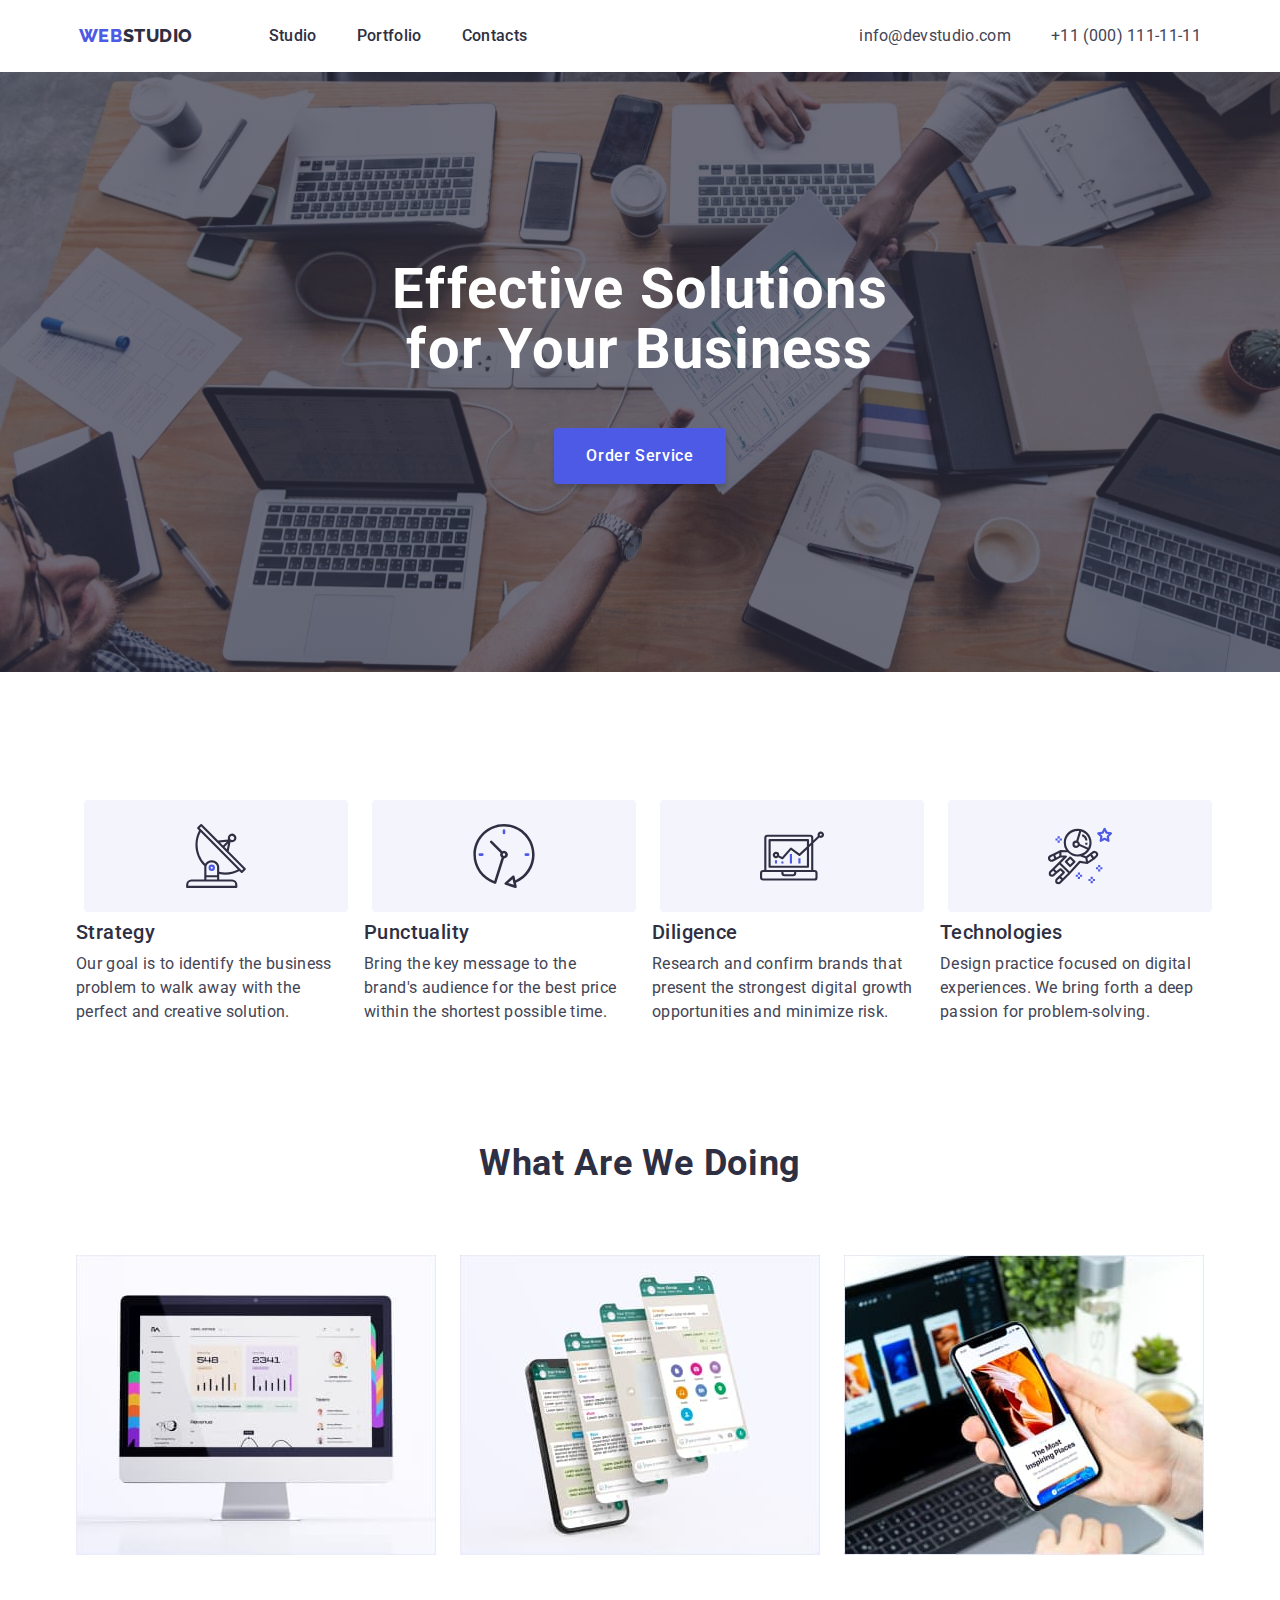
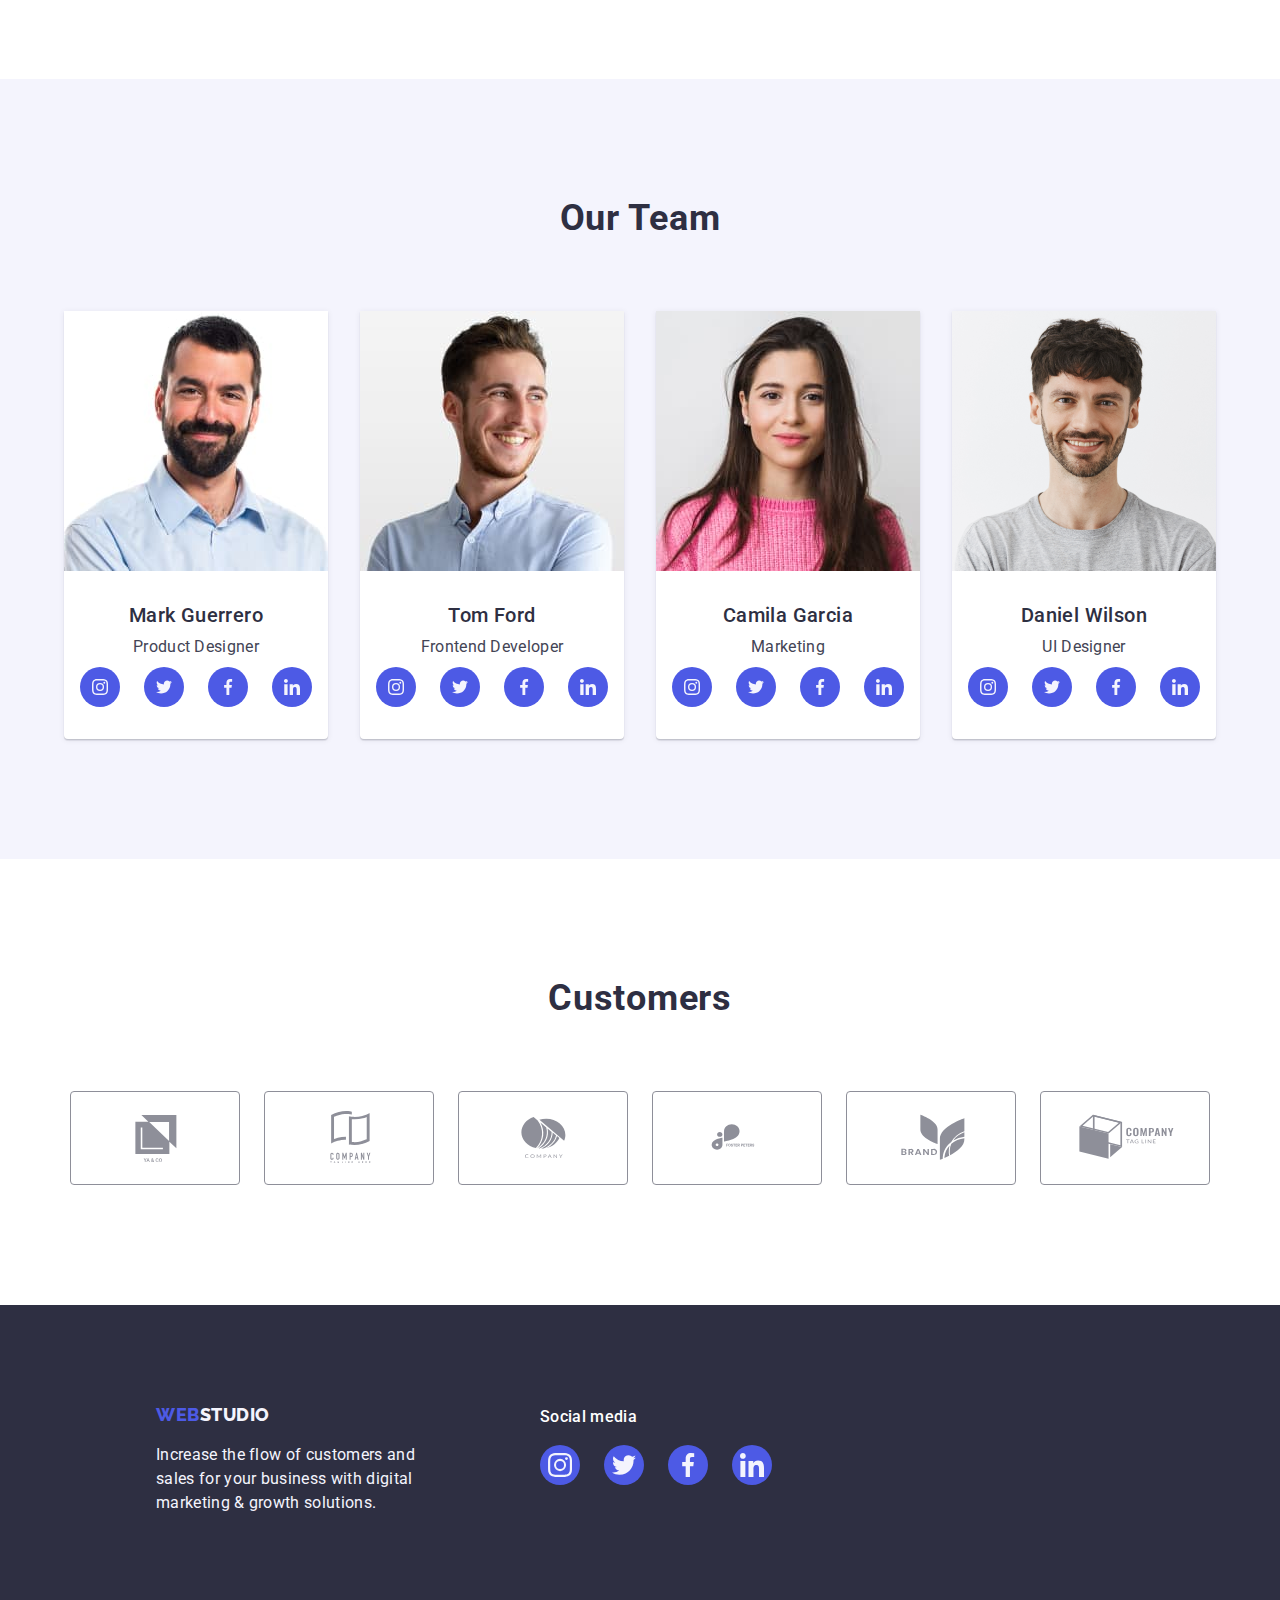
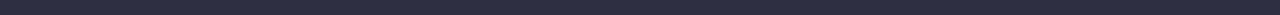
<file: index.html>
<!DOCTYPE html>
<html lang="en">
  <!-- Properties -->
  <head>
    <meta charset="UTF-8" />
    <meta name="viewport" content="width=device-width, initial-scale=1.0" />
    <link rel="stylesheet" href="./CSS/index.css" />
    <link rel="preconnect" href="https://fonts.googleapis.com" />
    <link rel="preconnect" href="https://fonts.gstatic.com" crossorigin />
    <link
      href="https://fonts.googleapis.com/css2?family=Raleway:wght@800&family=Roboto:wght@400;500;700&display=swap"
      rel="stylesheet"
    />
    <title>Document</title>
  </head>
  <!-- Design -->
  <body>
    <!-- Header -->
    <header class="header section">
      <a class="logo" href="/index.html"><span>WEB</span>STUDIO</a>
      <nav class="navigation">
        <a href="./index.html">Studio</a>
        <a href="./portfolio.html">Portfolio</a>
        <a href="#">Contacts</a>
      </nav>
      <div class="contact">
        <a href="mailto:info@devstudio.com">info@devstudio.com</a>
        <a href="tel:+11(000)111-11-11">+11 (000) 111-11-11</a>
      </div>
    </header>
    <!-- Main -->
    <main class="main section">
      <!-- Hero -->
      <section class="hero section">
        <h1>Effective Solutions for Your Business</h1>
        <button>Order Service</button>
      </section>
      <!-- About-->
      <section class="about section">
        <ul>
          <li>
            <div>
              <svg class="about-svg">
                <use href="./images/symbol-defs.svg#icon-antenna"></use>
              </svg>
            </div>
            <p>Strategy</p>
            <p>
              Our goal is to identify the business problem to walk away with the
              perfect and creative solution.
            </p>
          </li>

          <li>
            <div>
              <svg class="about-svg">
                <use href="./images/symbol-defs.svg#icon-clock"></use>
              </svg>
            </div>
            <p>Punctuality</p>
            <p>
              Bring the key message to the brand's audience for the best price
              within the shortest possible time.
            </p>
          </li>
          <li>
            <div>
              <svg class="about-svg">
                <use href="./images/symbol-defs.svg#icon-diagram"></use>
              </svg>
            </div>
            <p>Diligence</p>
            <p>
              Research and confirm brands that present the strongest digital
              growth opportunities and minimize risk.
            </p>
          </li>
          <li>
            <div>
              <svg class="about-svg">
                <use href="./images/symbol-defs.svg#icon-astronaut"></use>
              </svg>
            </div>
            <p>Technologies</p>
            <p>
              Design practice focused on digital experiences. We bring forth a
              deep passion for problem-solving.
            </p>
          </li>
        </ul>
      </section>
      <!--Services  -->
      <section class="services section">
        <h2>What are we doing</h2>
        <ul>
          <li><img src="./images/Computer.jpg" alt="Computer" /></li>
          <li><img src="./images/Mobil.jpg" alt="Mobil" /></li>
          <li><img src="./images/Notebook.jpg" alt="Notebook" /></li>
        </ul>
      </section>
      <!-- Team -->
      <section class="team section">
        <h2>Our Team</h2>
        <ul class="team-foto">
          <li class="team-network">
            <img src="./images/ProductDesigner.jpg" alt="Product Designer" />
            <div class="text-list">
              <h3>Mark Guerrero</h3>
              <p>Product Designer</p>
              <ul class="social-network">
                <li class="social-list">
                  <a
                    href="https://www.instagram.com"
                    target="_blank"
                    class="social-size"
                  >
                    <svg class="team-svg">
                      <use href="./images/symbol-defs.svg#icon-instagram"></use>
                    </svg>
                  </a>
                </li>
                <li class="social-list">
                  <a
                    href="https://twitter.com/"
                    target="_blank"
                    class="social-size"
                  >
                    <svg class="team-svg">
                      <use href="./images/symbol-defs.svg#icon-twitter"></use>
                    </svg>
                  </a>
                </li>
                <li class="social-list">
                  <a
                    href="https://facebook.com/"
                    target="_blank"
                    class="social-size"
                  >
                    <svg class="team-svg">
                      <use href="./images/symbol-defs.svg#icon-facebook"></use>
                    </svg>
                  </a>
                </li>
                <li class="social-list">
                  <a
                    href="https://www.linkedin.com/?original_referer=https%3A%2F%2Fwww.google.com%2F"
                    target="_blank"
                    class="social-size"
                  >
                    <svg class="team-svg">
                      <use href="./images/symbol-defs.svg#icon-linkedin"></use>
                    </svg>
                  </a>
                </li>
              </ul>
            </div>
          </li>
          <li class="team-network">
            <img
              src="./images/FrontendDeveloper.jpg"
              alt="Frontend Developer"
            />
            <div class="text-list">
              <h3>Tom Ford</h3>
              <p>Frontend Developer</p>
              <ul class="social-network">
                <li class="social-list">
                  <a
                    href="https://www.instagram.com"
                    target="_blank"
                    class="social-size"
                  >
                    <svg class="team-svg">
                      <use href="./images/symbol-defs.svg#icon-instagram"></use>
                    </svg>
                  </a>
                </li>
                <li class="social-list">
                  <a
                    href="https://twitter.com/"
                    target="_blank"
                    class="social-size"
                  >
                    <svg class="team-svg">
                      <use href="./images/symbol-defs.svg#icon-twitter"></use>
                    </svg>
                  </a>
                </li>
                <li class="social-list">
                  <a
                    href="https://facebook.com/"
                    target="_blank"
                    class="social-size"
                  >
                    <svg class="team-svg">
                      <use href="./images/symbol-defs.svg#icon-facebook"></use>
                    </svg>
                  </a>
                </li>
                <li class="social-list">
                  <a
                    href="https://www.linkedin.com/?original_referer=https%3A%2F%2Fwww.google.com%2F"
                    target="_blank"
                    class="social-size"
                  >
                    <svg class="team-svg">
                      <use href="./images/symbol-defs.svg#icon-linkedin"></use>
                    </svg>
                  </a>
                </li>
              </ul>
            </div>
          </li>
          <li class="team-network">
            <img src="./images/Marketing.jpg" alt="Marketing" />
            <div class="text-list">
              <h3>Camila Garcia</h3>
              <p>Marketing</p>
              <ul class="social-network">
                <li class="social-list">
                  <a
                    href="https://www.instagram.com"
                    target="_blank"
                    class="social-size"
                  >
                    <svg class="team-svg">
                      <use href="./images/symbol-defs.svg#icon-instagram"></use>
                    </svg>
                  </a>
                </li>
                <li class="social-list">
                  <a
                    href="https://twitter.com/"
                    target="_blank"
                    class="social-size"
                  >
                    <svg class="team-svg">
                      <use href="./images/symbol-defs.svg#icon-twitter"></use>
                    </svg>
                  </a>
                </li>
                <li class="social-list">
                  <a
                    href="https://facebook.com/"
                    target="_blank"
                    class="social-size"
                  >
                    <svg class="team-svg">
                      <use href="./images/symbol-defs.svg#icon-facebook"></use>
                    </svg>
                  </a>
                </li>
                <li class="social-list">
                  <a
                    href="https://www.linkedin.com/?original_referer=https%3A%2F%2Fwww.google.com%2F"
                    target="_blank"
                    class="social-size"
                  >
                    <svg class="team-svg">
                      <use href="./images/symbol-defs.svg#icon-linkedin"></use>
                    </svg>
                  </a>
                </li>
              </ul>
            </div>
          </li>
          <li class="team-network">
            <img
              src="./images/UIDesigner.png"
              alt="UI Designer"
              class="team-foto"
            />
            <div class="text-list">
              <h3>Daniel Wilson</h3>
              <p>UI Designer</p>
              <ul class="social-network">
                <li class="social-list">
                  <a
                    href="https://www.instagram.com"
                    target="_blank"
                    class="social-size"
                  >
                    <svg class="team-svg">
                      <use href="./images/symbol-defs.svg#icon-instagram"></use>
                    </svg>
                  </a>
                </li>
                <li class="social-list">
                  <a
                    href="https://twitter.com/"
                    target="_blank"
                    class="social-size"
                  >
                    <svg class="team-svg">
                      <use href="./images/symbol-defs.svg#icon-twitter"></use>
                    </svg>
                  </a>
                </li>
                <li class="social-list">
                  <a
                    href="https://facebook.com/"
                    target="_blank"
                    class="social-size"
                  >
                    <svg class="team-svg">
                      <use href="./images/symbol-defs.svg#icon-facebook"></use>
                    </svg>
                  </a>
                </li>
                <li class="social-list">
                  <a
                    href="https://www.linkedin.com/?original_referer=https%3A%2F%2Fwww.google.com%2F"
                    target="_blank"
                    class="social-size"
                  >
                    <svg class="team-svg">
                      <use href="./images/symbol-defs.svg#icon-linkedin"></use>
                    </svg>
                  </a>
                </li>
              </ul>
            </div>
          </li>
        </ul>
      </section>
      <!-- Customer -->
      <section class="customer section">
        <h2>Customers</h2>
        <ul>
          <li>
            <svg>
              <use href="./images/symbol-defs.svg#icon-Logo-1"></use>
            </svg>
          </li>
          <li>
            <svg>
              <use href="./images/symbol-defs.svg#icon-Logo-2"></use>
            </svg>
          </li>
          <li>
            <svg>
              <use href="./images/symbol-defs.svg#icon-Logo-3"></use>
            </svg>
          </li>
          <li>
            <svg>
              <use href="./images/symbol-defs.svg#icon-Logo-4"></use>
            </svg>
          </li>
          <li>
            <svg>
              <use href="./images/symbol-defs.svg#icon-Logo-5"></use>
            </svg>
          </li>
          <li>
            <svg>
              <use href="./images/symbol-defs.svg#icon-Logo-6"></use>
            </svg>
          </li>
        </ul>
      </section>
    </main>
    <!-- Footer -->
    <footer class="footer section">
      <div>
        <a class="logo logo-white" href="./index.html"
          ><span>WEB</span>STUDIO</a
        >
        <p>
          Increase the flow of customers and sales for your business with
          digital marketing & growth solutions.
        </p>
      </div>
      <div class="social-media">
        <h2>Social media</h2>
        <ul class="social-network">
          <li class="social-list">
            <a
              href="https://www.instagram.com"
              target="_blank"
              class="social-size"
            >
              <svg class="footer-svg">
                <use href="./images/symbol-defs.svg#icon-instagram"></use>
              </svg>
            </a>
          </li>
          <li class="social-list">
            <a href="https://twitter.com/" target="_blank" class="social-size">
              <svg class="footer-svg">
                <use href="./images/symbol-defs.svg#icon-twitter"></use>
              </svg>
            </a>
          </li>
          <li class="social-list">
            <a href="https://facebook.com/" target="_blank" class="social-size">
              <svg class="footer-svg">
                <use href="./images/symbol-defs.svg#icon-facebook"></use>
              </svg>
            </a>
          </li>
          <li class="social-list">
            <a
              href="https://www.linkedin.com/?original_referer=https%3A%2F%2Fwww.google.com%2F"
              target="_blank"
              class="social-size"
            >
              <svg class="footer-svg">
                <use href="./images/symbol-defs.svg#icon-linkedin"></use>
              </svg>
            </a>
          </li>
        </ul>
      </div>
    </footer>
  </body>
</html>
</file>
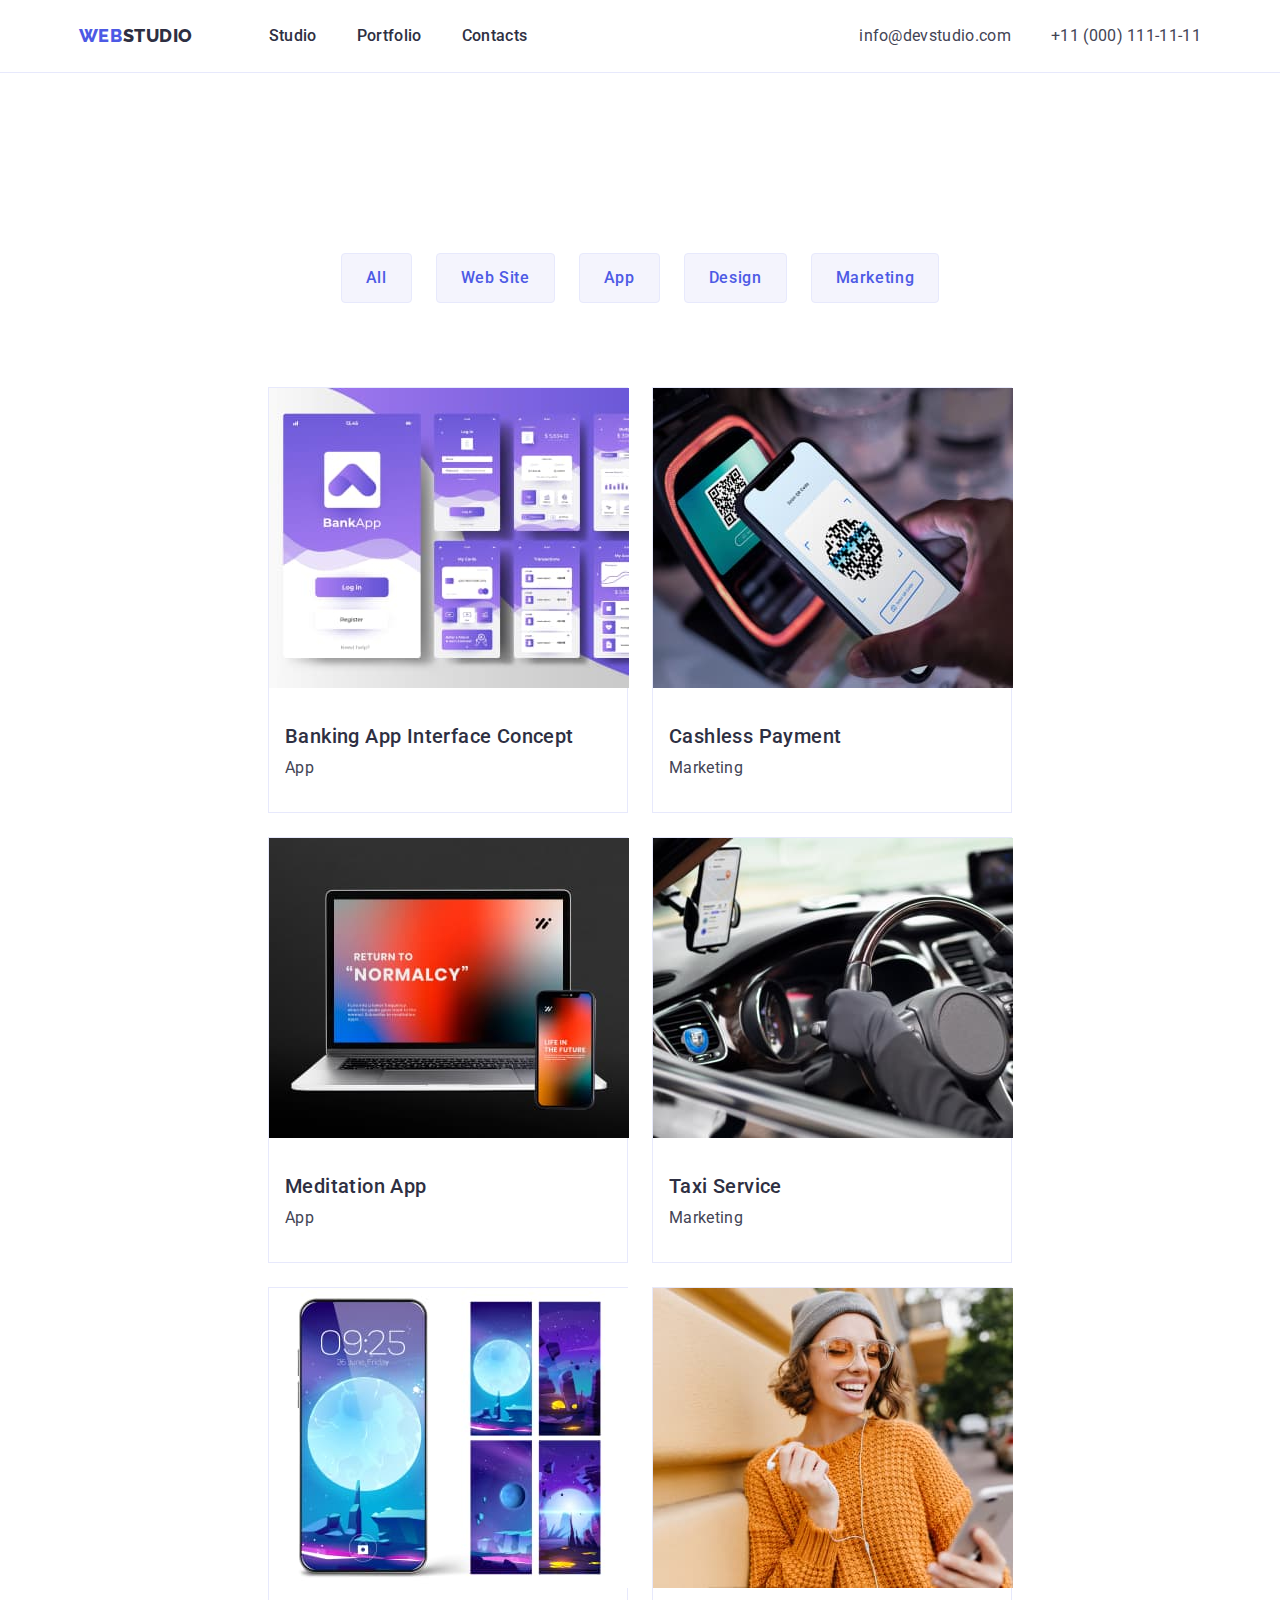
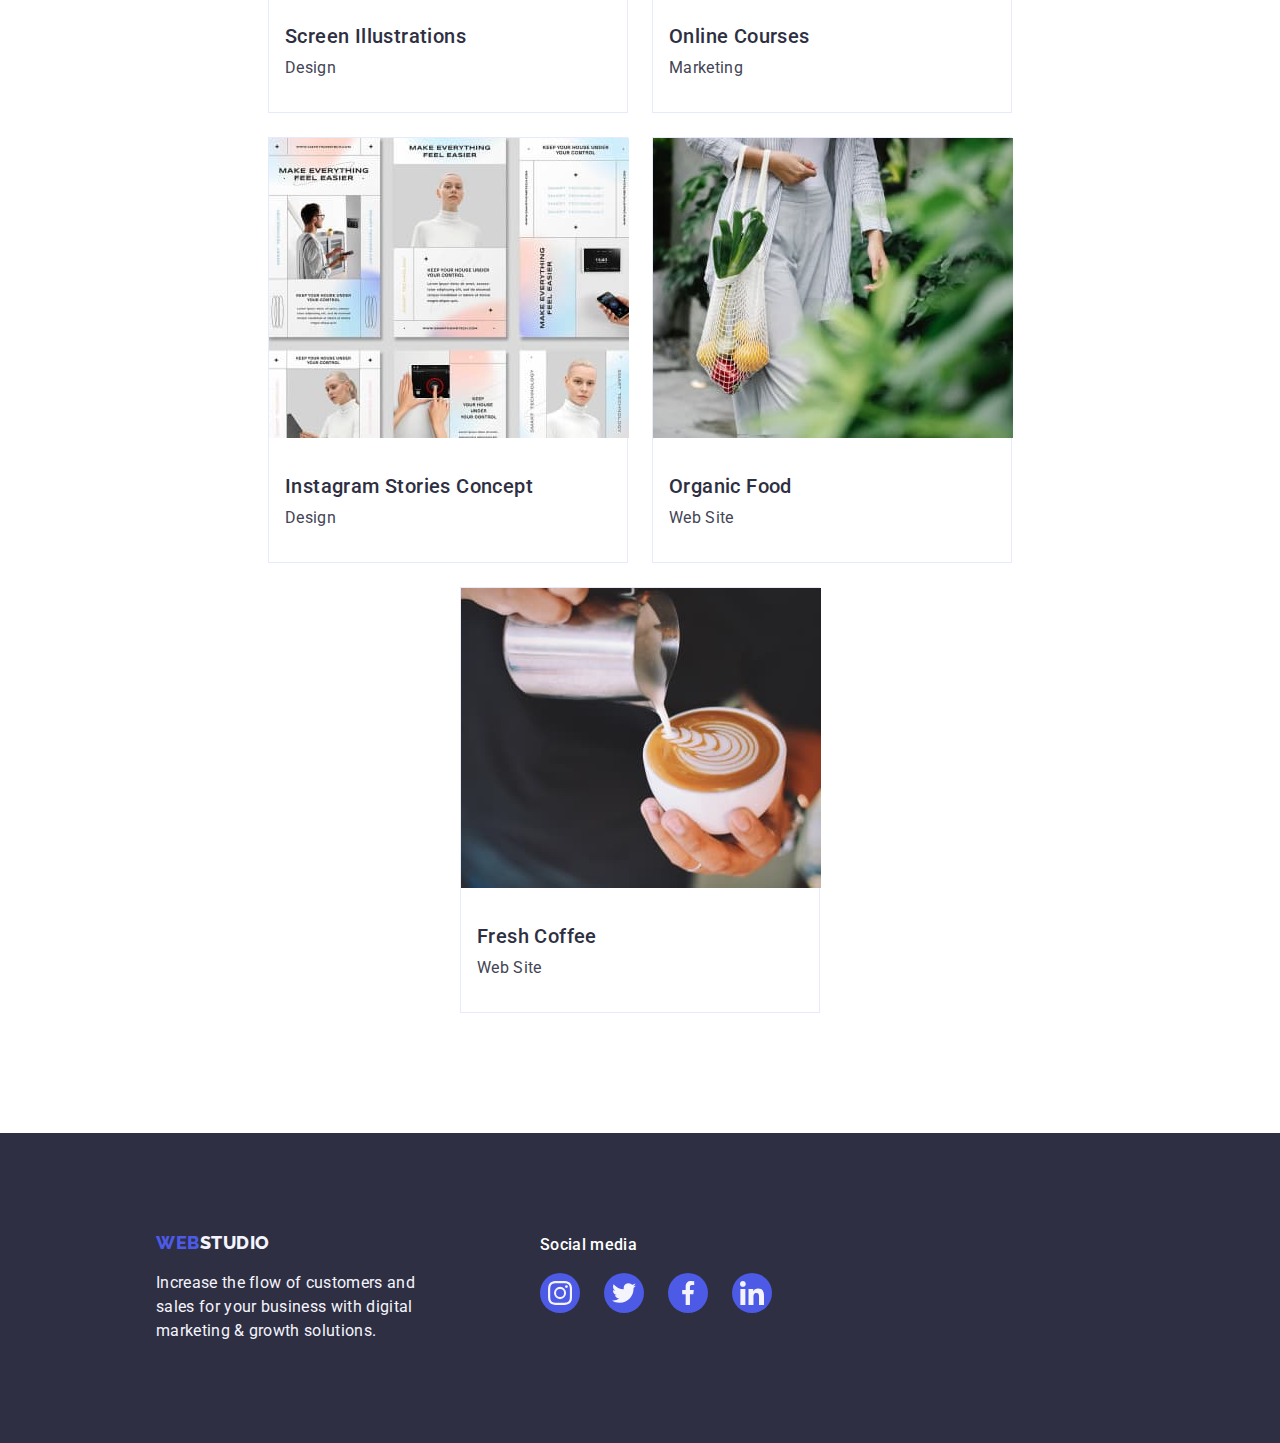
<file: portfolio.html>
<!DOCTYPE html>
<html lang="en">
  <!-- Properties -->
  <head>
    <meta charset="UTF-8" />
    <meta name="viewport" content="width=device-width, initial-scale=1.0" />
    <link rel="stylesheet" href="./CSS/portfolio.css" />
    <link rel="preconnect" href="https://fonts.googleapis.com" />
    <link rel="preconnect" href="https://fonts.gstatic.com" crossorigin />
    <link
      href="https://fonts.googleapis.com/css2?family=Raleway:wght@800&family=Roboto:wght@400;500;700&display=swap"
      rel="stylesheet"
    />
    <title>Document</title>
  </head>
  <!-- Design -->
  <body>
    <!-- Header -->
    <header class="header section">
      <a class="logo" href="/index.html"><span>WEB</span>STUDIO</a>
      <nav class="navigation">
        <a href="./index.html">Studio</a>
        <a href="./portfolio.html">Portfolio</a>
        <a href="#">Contacts</a>
      </nav>
      <div class="contact">
        <a href="mailto:info@devstudio.com">info@devstudio.com</a>
        <a href="tel:+11(000)111-11-11">+11 (000) 111-11-11</a>
      </div>
    </header>
    <!-- Main -->
    <main class="main section">
      <!-- Hero -->
      <section class="hero section">
        <ul>
          <li><button>All</button></li>
          <li><button>Web Site</button></li>
          <li><button>App</button></li>
          <li><button>Design</button></li>
          <li><button>Marketing</button></li>
        </ul>
      </section>
      <!-- Project -->
      <section class="project section">
        <ul>
          <li>
            <img
              src="./images/BankingAppInterfaceConcept.jpg"
              alt="Banking App Interface Concept"
            />
            <div>
              <h3>Banking App Interface Concept</h3>
              <p>App</p>
            </div>
          </li>
          <li>
            <img src="./images/CashlesPayment.jpg" alt="Cashless Payment" />
            <div>
              <h3>Cashless Payment</h3>
              <p>Marketing</p>
            </div>
          </li>
          <li>
            <img src="./images/MeditationApp.jpg" alt="Meditation App" />
            <div>
              <h3>Meditation App</h3>
              <p>App</p>
            </div>
          </li>
          <li>
            <img src="./images/TaxiService.jpg" alt="Taxi Service" />
            <div>
              <h3>Taxi Service</h3>
              <p>Marketing</p>
            </div>
          </li>
          <li>
            <img
              src="./images/ScreenIllustrations.jpg"
              alt="Screen Illustrations"
            />
            <div>
              <h3>Screen Illustrations</h3>
              <p>Design</p>
            </div>
          </li>
          <li>
            <img src="./images/OnlineCourses.jpg" alt="Online Courses" />
            <div>
              <h3>Online Courses</h3>
              <p>Marketing</p>
            </div>
          </li>
          <li>
            <img
              src="./images/InstagramStoriesConcept.jpg"
              alt="Instagram Stories Concept"
            />
            <div>
              <h3>Instagram Stories Concept</h3>
              <p>Design</p>
            </div>
          </li>
          <li>
            <img src="./images/OrganicFood.jpg" alt="Organic Food" />
            <div>
              <h3>Organic Food</h3>
              <p>Web Site</p>
            </div>
          </li>
          <li>
            <img src="./images/FreshCoffee.jpg" alt="Fresh Coffee" />
            <div>
              <h3>Fresh Coffee</h3>
              <p>Web Site</p>
            </div>
          </li>
        </ul>
      </section>
    </main>
    <!-- Footer -->
    <footer class="footer section">
      <div>
        <a class="logo logo-white" href="./index.html"
          ><span>WEB</span>STUDIO</a
        >
        <p>
          Increase the flow of customers and sales for your business with
          digital marketing & growth solutions.
        </p>
      </div>
      <div class="social-media">
        <h2>Social media</h2>
        <ul class="social-network">
          <li class="social-list">
            <a
              href="https://www.instagram.com"
              target="_blank"
              class="social-size"
            >
              <svg class="footer-svg">
                <use href="./images/symbol-defs.svg#icon-instagram"></use>
              </svg>
            </a>
          </li>
          <li class="social-list">
            <a href="https://twitter.com/" target="_blank" class="social-size">
              <svg class="footer-svg">
                <use href="./images/symbol-defs.svg#icon-twitter"></use>
              </svg>
            </a>
          </li>
          <li class="social-list">
            <a href="https://facebook.com/" target="_blank" class="social-size">
              <svg class="footer-svg">
                <use href="./images/symbol-defs.svg#icon-facebook"></use>
              </svg>
            </a>
          </li>
          <li class="social-list">
            <a
              href="https://www.linkedin.com/?original_referer=https%3A%2F%2Fwww.google.com%2F"
              target="_blank"
              class="social-size"
            >
              <svg class="footer-svg">
                <use href="./images/symbol-defs.svg#icon-linkedin"></use>
              </svg>
            </a>
          </li>
        </ul>
      </div>
    </footer>
  </body>
</html>
</file>
<file: CSS/index.css>
* {
  margin: 0;
  padding: 0;
  border: 0;
  list-style: none;
  text-decoration: none;
  box-sizing: border-box;
}

.section {
  max-width: 1440px;
  margin: 0 auto;
}

.header {
  display: flex;
  justify-content: center;
  padding: 24px 0;
}

.logo {
  display: flex;
  align-items: center;
  color: #2e2f42;
  font-family: Raleway;
  font-size: 18px;
  font-weight: 800;
  line-height: 1.16;
  letter-spacing: 0.54px;
  text-transform: uppercase;
}

.logo span {
  color: #4d5ae5;
}

.navigation {
  display: flex;
  gap: 40px;
  margin: 0 332px 0 76px;
}

.navigation a {
  color: #2e2f42;

  font-family: Roboto, sans-serif;
  font-size: 16px;
  font-weight: 500;
  line-height: 1.5;
  letter-spacing: 0.32px;
}

.contact {
  display: flex;
  gap: 40px;
}

.contact a {
  color: #434455;

  font-family: Roboto, sans-serif;
  font-size: 16px;
  font-weight: 400;
  line-height: 1.5;
  letter-spacing: 0.32px;
}

.hero {
  padding: 188px 0;
  display: flex;
  flex-direction: column;
  justify-content: center;
  align-items: center;
  background: linear-gradient(
      to bottom,
      rgba(46, 47, 66, 0.7),
      rgba(46, 47, 66, 0.7)
    ),
    url(../images/people-office.jpg);
  background-size: cover;
}

.hero h1 {
  color: #fff;
  text-align: center;

  font-family: Roboto, sans-serif;
  font-size: 56px;
  font-weight: 700;
  line-height: 1.07;
  letter-spacing: 1.12px;
  width: 496px;
  margin-bottom: 48px;
}

.hero button {
  display: inline-flex;
  padding: 16px 32px;
  align-items: flex-start;
  gap: 10px;

  border-radius: 4px;
  background: #4d5ae5;
  box-shadow: 0px 4px 4px 0px rgba(0, 0, 0, 0.15);

  color: #fff;

  font-family: Roboto, sans-serif;
  font-size: 16px;
  font-weight: 500;
  line-height: 1.5;
  letter-spacing: 0.64px;

  cursor: pointer;
}

.about {
  padding: 120px 156px;
}

.about ul {
  display: flex;
  justify-content: center;
  gap: 24px;
}

.about li {
  width: 264px;
}

.about div {
  display: flex;
  justify-content: center;
  align-items: center;
  width: 264px;
  height: 112px;
  margin: 8px;

  border-radius: 4px;
  background: #f4f4fd;
}

.about-svg {
  width: 64px;
  height: 64px;
}

.about li :nth-child(2) {
  color: #2e2f42;

  font-family: Roboto, sans-serif;
  font-size: 20px;
  font-weight: 500;
  line-height: 1.2;
  letter-spacing: 0.4px;
  margin-bottom: 8px;
}

.about li :last-child {
  color: #434455;

  font-family: Roboto, sans-serif;
  font-size: 16px;
  font-weight: 400;
  line-height: 1.5;
  letter-spacing: 0.32px;
}

.services {
  padding-bottom: 120px;
}

.services h2 {
  display: flex;
  justify-content: center;
  margin-bottom: 72px;
  color: #2e2f42;
  text-align: center;

  font-family: Roboto, sans-serif;
  font-size: 36px;
  font-weight: 700;
  line-height: 1.1;
  letter-spacing: 0.72px;
  text-transform: capitalize;
}

.services ul {
  display: flex;
  justify-content: center;
  gap: 24px;
}

.team {
  padding: 120px 0 120px;
  background: var(--CLOUD, #f4f4fd);
}

.team-network {
  display: inline-flex;

  flex-direction: column;
  justify-content: center;
  align-items: center;

  border-radius: 0px 0px 4px 4px;
  background: #fff;
  box-shadow: 0px 2px 1px 0px rgba(46, 47, 66, 0.08),
    0px 1px 1px 0px rgba(46, 47, 66, 0.16),
    0px 1px 6px 0px rgba(46, 47, 66, 0.08);
}

.text-list {
  padding: 32px 0;
  text-align: center;
}

.team h2 {
  display: flex;
  justify-content: center;
  margin-bottom: 72px;
  color: #2e2f42;
  font-family: Roboto, sans-serif;
  font-size: 36px;

  font-weight: 700;
  line-height: 1.1;
  letter-spacing: 0.72px;
  text-transform: capitalize;
}

.team h3 {
  color: #2e2f42;

  font-family: Roboto, sans-serif;
  font-size: 20px;
  font-weight: 500;
  line-height: 1.2;
  letter-spacing: 0.4px;
  margin-bottom: 8px;
}

.team p {
  color: #434455;
  text-align: center;

  font-family: Roboto, sans-serif;
  font-size: 16px;
  font-weight: 400;
  line-height: 1.5;
  letter-spacing: 0.32px;
  margin-bottom: 8px;
}

.social-size {
  display: flex;
  justify-content: center;
  align-items: center;
  width: 40px;
  height: 40px;
}

.team-foto {
  display: flex;
  justify-content: center;
  gap: 32px;
}

.team-svg {
  width: 16px;
  height: 16px;
}

.social-list {
  width: 40px;
  height: 40px;

  border-radius: 50%;
  background-color: #4d5ae5;
}

.social-network {
  display: flex;
  justify-content: center;
  gap: 24px;
}

.footer {
  padding: 100px 156px;
  background: #2e2f42;
}

.customer {
  text-align: center;
}

.customer h2 {
  padding-top: 120px;
  margin-bottom: 72px;

  color: #2e2f42;

  font-family: Roboto, sans-serif;
  font-size: 36px;
  font-weight: 700;
  line-height: 1.11;
  letter-spacing: 0.72px;
  text-transform: capitalize;
}

.customer ul {
  display: flex;
  justify-content: center;
  gap: 24px;

  padding-bottom: 120px;
}

.customer li {
  flex-shrink: 0;
  border-radius: 4px;
  border: 1px solid var(--LIGHT-SLATE, #8e8f99);

  padding: 16px 32px;
}

.customer svg {
  width: 104px;
  height: 56px;
  flex-shrink: 0;
}

.footer {
  display: flex;

  gap: 120px;
}

footer p {
  color: #f4f4fd;
  width: 264px;
  font-family: Roboto, sans-serif;
  font-size: 16px;
  font-weight: 400;
  line-height: 1.5;
  letter-spacing: 0.32px;
}

.logo-white {
  color: #f4f4fd;
  margin-bottom: 17.5px;
}

.footer h2 {
  color: #fff;

  font-family: Roboto, sans-serif;
  font-size: 16px;
  font-style: normal;
  font-weight: 500;
  line-height: 1.5;
  letter-spacing: 0.32px;
  margin-bottom: 16px;
}

.footer-svg {
  width: 24px;
  height: 24px;
}
</file>
<file: CSS/portfolio.css>
* {
  margin: 0;
  padding: 0;
  border: 0;
  list-style: none;
  text-decoration: none;
  box-sizing: border-box;
}

.section {
  max-width: 1440px;
  margin: 0 auto;
}

.header {
  display: flex;
  justify-content: center;
  padding: 24px 0;
  border-bottom: 1px solid #e7e9fc;
  background: #fff;
}

.logo {
  display: flex;
  align-items: center;
  color: #2e2f42;
  font-family: Raleway;
  font-size: 18px;
  font-weight: 800;
  line-height: 1.16;
  letter-spacing: 0.54px;
  text-transform: uppercase;
}

.logo span {
  color: #4d5ae5;
}

.navigation {
  display: flex;
  gap: 40px;
  margin: 0 332px 0 76px;
}

.navigation a {
  color: #2e2f42;

  font-family: Roboto, sans-serif;
  font-size: 16px;
  font-weight: 500;
  line-height: 1.5;
  letter-spacing: 0.32px;
}

.contact {
  display: flex;
  gap: 40px;
}

.contact a {
  color: #434455;

  font-family: Roboto, sans-serif;
  font-size: 16px;
  font-weight: 400;
  line-height: 1.5;
  letter-spacing: 0.32px;
}

.hero {
  padding: 180px 0 84px;
}

.hero ul {
  display: flex;
  justify-content: center;
  gap: 24px;
}

.hero button {
  display: flex;
  padding: 12px 24px;
  justify-content: center;
  align-items: center;

  border-radius: 4px;
  border: 1px solid #e7e9fc;
  background: #f4f4fd;

  color: #4d5ae5;
  text-align: center;

  /* Button Text */
  font-family: Roboto, sans-serif;
  font-size: 16px;
  font-weight: 500;
  line-height: 1.5;
  letter-spacing: 0.64px;

  cursor: pointer;
}

.hero button:hover {
  background-color: #404bbf;
  color: #fff;
}

.project ul {
  display: flex;
  justify-content: center;
  flex-wrap: wrap;
  gap: 24px;
  padding: 0 156px 120px;
}

.project div {
  padding: 32px 16px;
}
.project li {
  width: 360px;
  padding-bottom: 0px;
  flex-shrink: 0;
  border: 1px solid #e7e9fc;
  background: #fff;
}
.project h3 {
  color: #2e2f42;

  font-family: Roboto, sans-serif;
  font-size: 20px;
  font-weight: 500;
  line-height: 1.2;
  letter-spacing: 0.4px;
  margin-bottom: 8px;
}

.project p {
  color: #434455;

  font-family: Roboto, sans-serif;
  font-size: 16px;
  font-weight: 400;
  line-height: 1.5;
  letter-spacing: 0.32px;
}

.footer {
  display: flex;
  gap: 120px;
  padding: 100px 156px;
  background: #2e2f42;
}

footer p {
  color: #f4f4fd;
  width: 264px;
  font-family: Roboto, sans-serif;
  font-size: 16px;
  font-weight: 400;
  line-height: 1.5;
  letter-spacing: 0.32px;
}

.logo-white {
  color: #f4f4fd;
  margin-bottom: 17.5px;
}

.footer h2 {
  color: #fff;

  font-family: Roboto, sans-serif;
  font-size: 16px;
  font-style: normal;
  font-weight: 500;
  line-height: 1.5;
  letter-spacing: 0.32px;
  margin-bottom: 16px;
}

.social-network {
  display: flex;
  justify-content: center;
  gap: 24px;
}

.footer-svg {
  width: 24px;
  height: 24px;
}

.social-size {
  display: flex;
  justify-content: center;
  align-items: center;
  width: 40px;
  height: 40px;
}

.social-list {
  width: 40px;
  height: 40px;

  border-radius: 50%;
  background-color: #4d5ae5;
}
</file>
